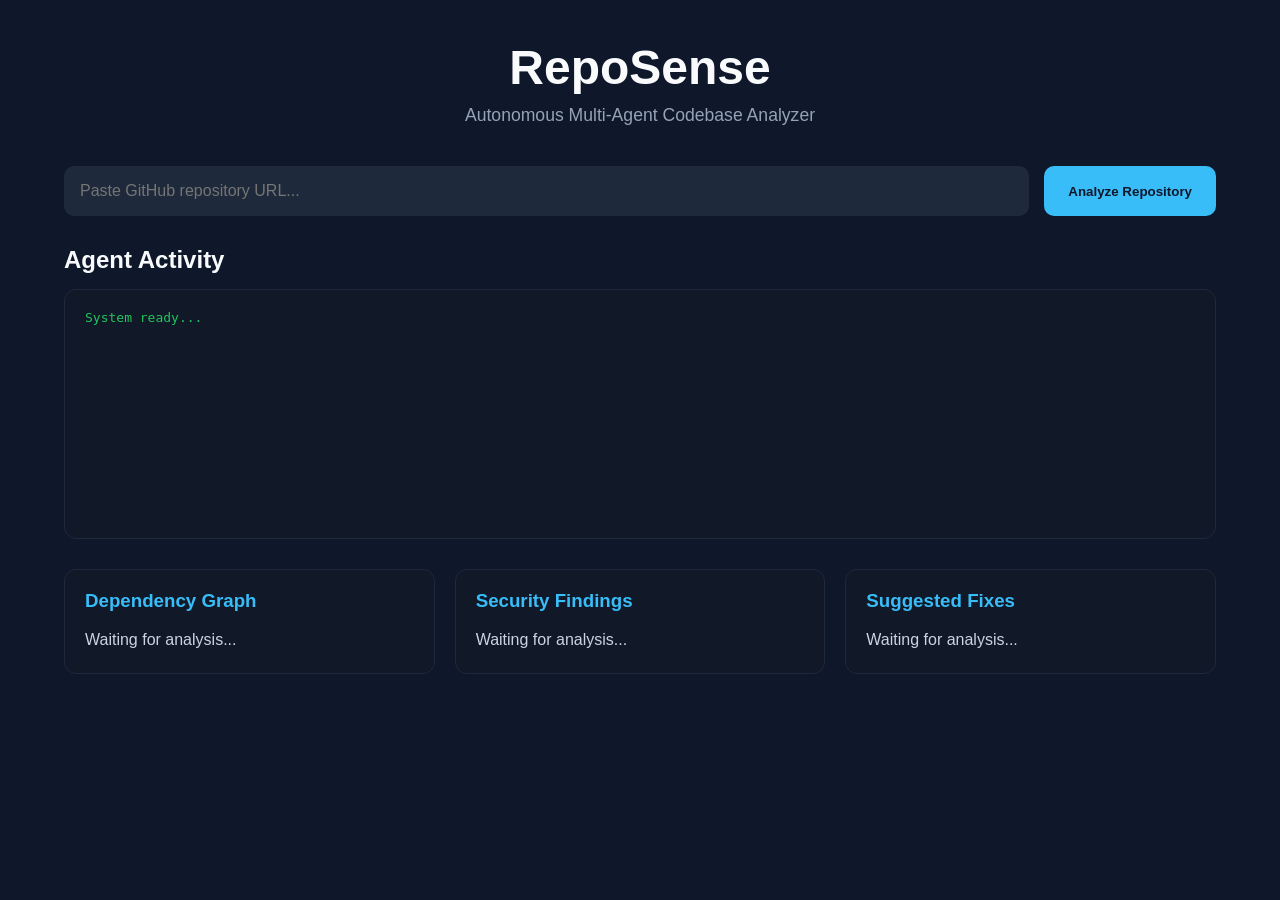
<file: index.html>
<!DOCTYPE html>
<html lang="en">
<head>
  <meta charset="UTF-8" />
  <meta name="viewport" content="width=device-width, initial-scale=1.0" />
  <title>RepoSense</title>

  <link rel="stylesheet" href="style.css" />
</head>
<body>

  <div class="container">

    <!-- Header -->
    <header class="hero">
      <h1>RepoSense</h1>
      <p>Autonomous Multi-Agent Codebase Analyzer</p>
    </header>

    <!-- Input Section -->
    <section class="input-section">
      <input
        type="text"
        id="repoInput"
        placeholder="Paste GitHub repository URL..."
      />

      <button id="analyzeBtn">
        Analyze Repository
      </button>
    </section>

    <!-- Status -->
    <section class="status-section">
      <h2>Agent Activity</h2>

      <div class="logs" id="logs">
        <div class="log">System ready...</div>
      </div>
    </section>

    <!-- Results -->
    <section class="results-section">

      <div class="card">
        <h3>Dependency Graph</h3>
        <div id="dependencyResults">
          Waiting for analysis...
        </div>
      </div>

      <div class="card">
        <h3>Security Findings</h3>
        <div id="securityResults">
          Waiting for analysis...
        </div>
      </div>

      <div class="card">
        <h3>Suggested Fixes</h3>
        <div id="fixResults">
          Waiting for analysis...
        </div>
      </div>

    </section>

  </div>

  <script src="app.js"></script>
</body>
</html>
</file>
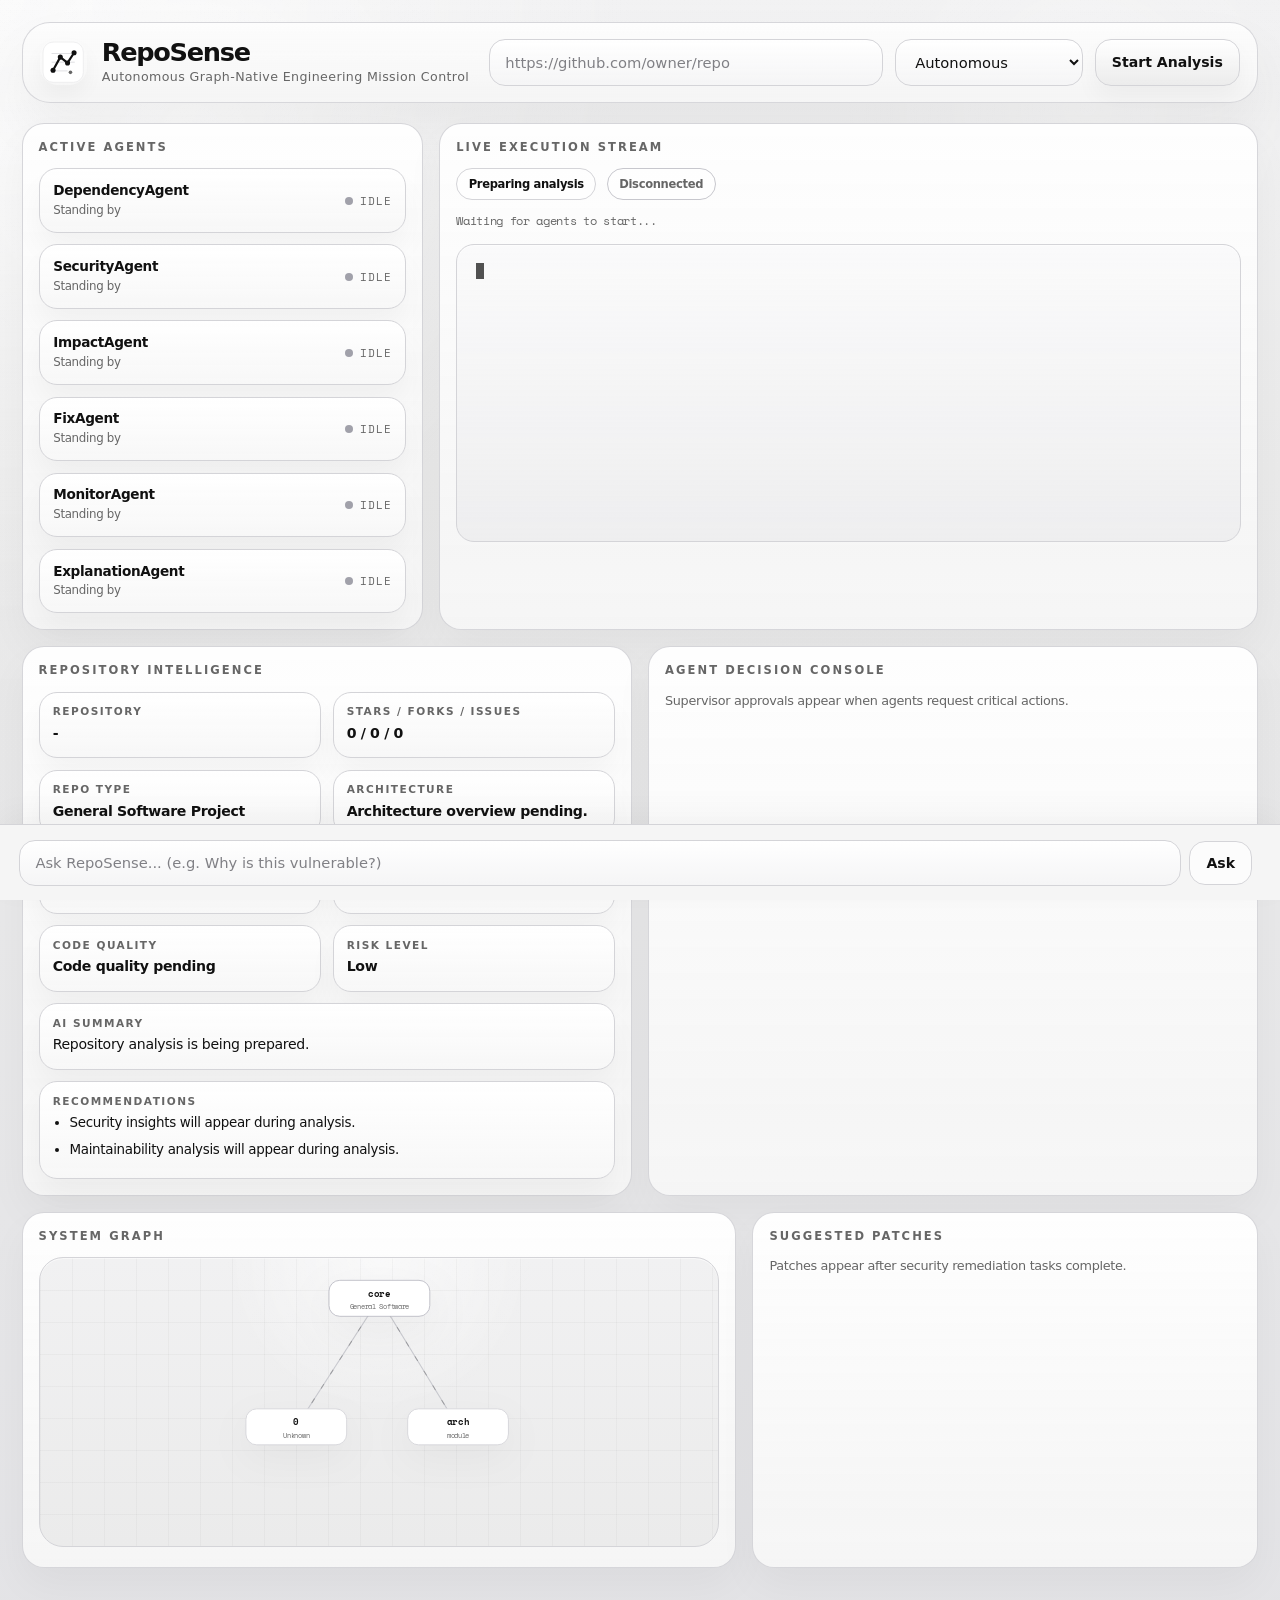
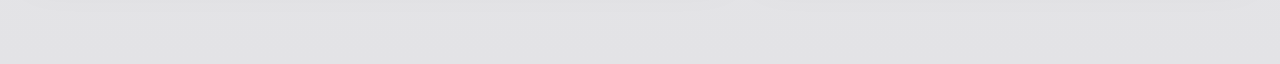
<file: frontend/index.html>
<!DOCTYPE html>
<html lang="en">
<head>
  <meta charset="UTF-8" />
  <meta name="viewport" content="width=device-width, initial-scale=1.0" />
  <title>RepoSense - AI Mission Control</title>
  <link rel="icon" type="image/svg+xml" href="/reposense-mark.svg" />
  <link rel="stylesheet" href="style.css" />
</head>
<body>
  <div class="scanline" aria-hidden="true"></div>

  <header class="top-bar">
    <div class="brand">
      <svg class="brand-logo" viewBox="0 0 128 128" fill="none" xmlns="http://www.w3.org/2000/svg" aria-hidden="true">
        <rect x="8" y="8" width="112" height="112" rx="28" fill="var(--panel-elevated, #ffffff)"/>
        <rect x="8.5" y="8.5" width="111" height="111" rx="27.5" stroke="var(--border, #d4d4d8)"/>
        <path d="M32 40H96" stroke="var(--border, #d4d4d8)" stroke-width="2"/>
        <path d="M32 64H96" stroke="var(--border, #d4d4d8)" stroke-width="2"/>
        <path d="M32 88H76" stroke="var(--border, #d4d4d8)" stroke-width="2"/>
        <path d="M36 86L56 50L76 66L94 38" stroke="var(--text, #111111)" stroke-width="6" stroke-linecap="round" stroke-linejoin="round"/>
        <circle cx="36" cy="86" r="7" fill="var(--text, #111111)"/>
        <circle cx="56" cy="50" r="7" fill="var(--text, #111111)"/>
        <circle cx="76" cy="66" r="7" fill="var(--text, #111111)"/>
        <circle cx="94" cy="38" r="7" fill="var(--text, #111111)"/>
        <circle cx="84" cy="92" r="5" fill="var(--muted, #666666)"/>
      </svg>
      <div class="brand-lockup">
        <h1>RepoSense</h1>
        <p>Autonomous Graph-Native Engineering Mission Control</p>
      </div>
    </div>
    <div class="controls">
      <input type="text" id="repoInput" placeholder="https://github.com/owner/repo" />
      <select id="executionMode" aria-label="Execution mode">
        <option value="autonomous">Autonomous</option>
        <option value="approval">Approval Required</option>
      </select>
      <button id="analyzeBtn" class="btn-primary">Start Analysis</button>
    </div>
  </header>

  <main class="grid">
    <section class="panel agents-panel">
      <h2>Active Agents</h2>
      <div id="agentsGrid" class="agents-grid"></div>
    </section>

    <section class="panel stream-panel">
      <h2>Live Execution Stream</h2>
      <div class="stream-status">
        <div class="phase-pill" id="missionPhase">Preparing analysis</div>
        <div class="connection-pill connecting" id="streamConnection">Disconnected</div>
      </div>
      <div class="agent-ticker" id="agentTicker">Waiting for agents to start...</div>
      <div id="logStream" class="log-stream" role="log" aria-live="polite"></div>
    </section>

    <section class="panel intel-panel">
      <h2>Repository Intelligence</h2>
      <div class="intel-grid">
        <div class="intel-item"><span>Repository</span><strong id="intelRepo">-</strong></div>
        <div class="intel-item"><span>Stars / Forks / Issues</span><strong id="intelStars">-</strong></div>
        <div class="intel-item"><span>Repo Type</span><strong id="intelType">-</strong></div>
        <div class="intel-item"><span>Architecture</span><strong id="intelArch">-</strong></div>
        <div class="intel-item"><span>Languages</span><strong id="intelTech">-</strong></div>
        <div class="intel-item"><span>Complexity</span><strong id="intelComplexity">-</strong></div>
        <div class="intel-item"><span>Code Quality</span><strong id="intelQuality">-</strong></div>
        <div class="intel-item"><span>Risk Level</span><strong id="intelRisk" class="risk-badge">-</strong></div>
        <div class="intel-item full"><span>AI Summary</span><p id="intelPurpose">Awaiting autonomous execution...</p></div>
        <div class="intel-item full"><span>Recommendations</span><ul id="intelRecs" class="rec-list"><li class="muted">-</li></ul></div>
      </div>
    </section>

    <section class="panel approval-panel">
      <h2>Agent Decision Console</h2>
      <div id="approvalConsole" class="approval-console">
        <p class="muted">Supervisor approvals appear when agents request critical actions.</p>
      </div>
    </section>

    <section class="panel graph-panel">
      <h2>System Graph</h2>
      <svg id="graphSvg" class="graph-svg" viewBox="0 0 600 320" aria-label="Dependency graph"></svg>
    </section>

    <section class="panel fixes-panel">
      <h2>Suggested Patches</h2>
      <div id="fixesList" class="fixes-list"></div>
    </section>
  </main>

  <footer class="query-bar">
    <input type="text" id="queryInput" placeholder="Ask RepoSense... (e.g. Why is this vulnerable?)" />
    <button id="queryBtn" class="btn-ghost">Ask</button>
    <div id="queryAnswer" class="query-answer"></div>
  </footer>

  <script src="app.js"></script>
</body>
</html>
</file>
<file: style.css>
* {
  margin: 0;
  padding: 0;
  box-sizing: border-box;
}

body {
  background-color: #0f172a;
  color: #f8fafc;
  font-family: Arial, Helvetica, sans-serif;
  min-height: 100vh;
}

.container {
  width: 90%;
  max-width: 1200px;
  margin: auto;
  padding: 40px 0;
}

/* Hero */

.hero {
  text-align: center;
  margin-bottom: 40px;
}

.hero h1 {
  font-size: 3rem;
  margin-bottom: 10px;
}

.hero p {
  color: #94a3b8;
  font-size: 1.1rem;
}

/* Input */

.input-section {
  display: flex;
  gap: 15px;
  margin-bottom: 30px;
}

.input-section input {
  flex: 1;
  padding: 16px;
  border-radius: 10px;
  border: none;
  background: #1e293b;
  color: white;
  font-size: 1rem;
}

.input-section input:focus {
  outline: 2px solid #38bdf8;
}

.input-section button {
  padding: 16px 24px;
  border: none;
  border-radius: 10px;
  background: #38bdf8;
  color: #0f172a;
  font-weight: bold;
  cursor: pointer;
  transition: 0.3s;
}

.input-section button:hover {
  background: #0ea5e9;
}

/* Logs */

.status-section {
  margin-bottom: 30px;
}

.status-section h2 {
  margin-bottom: 15px;
}

.logs {
  background: #111827;
  border-radius: 12px;
  padding: 20px;
  height: 250px;
  overflow-y: auto;
  border: 1px solid #1e293b;
}

.log {
  margin-bottom: 12px;
  color: #22c55e;
  font-family: monospace;
}

/* Results */

.results-section {
  display: grid;
  grid-template-columns: repeat(auto-fit, minmax(300px, 1fr));
  gap: 20px;
}

.card {
  background: #111827;
  padding: 20px;
  border-radius: 12px;
  border: 1px solid #1e293b;
}

.card h3 {
  margin-bottom: 15px;
  color: #38bdf8;
}

.card div {
  color: #cbd5e1;
  line-height: 1.6;
}
</file>
<file: frontend/style.css>
@import url("https://api.fontshare.com/v2/css?f[]=satoshi@400,500,700&display=swap");
@import url("https://fonts.googleapis.com/css2?family=Space+Mono:wght@400;700&display=swap");

:root {
  --bg: #ebebeb;
  --bg-depth: #e3e3e6;
  --panel: #f5f5f5;
  --panel-elevated: #ffffff;
  --node: #ffffff;
  --canvas: #ebebeb;
  --canvas-deep: #e6e6e9;
  --border: #d4d4d8;
  --border-strong: #c7c7cd;
  --text: #111111;
  --muted: #666666;
  --mono: #2f2f31;
  --shadow-soft: 0 18px 40px rgba(0, 0, 0, 0.04);
  --shadow-panel: 0 28px 56px rgba(0, 0, 0, 0.05);
  --shadow-node: 0 18px 30px rgba(0, 0, 0, 0.04);
  --radius-xl: 28px;
  --radius-lg: 22px;
  --radius-md: 18px;
  --radius-sm: 14px;
  --ui-font: "Satoshi", "Geist Sans", ui-sans-serif, system-ui, sans-serif;
  --mono-font: "Space Mono", ui-monospace, monospace;
}

* {
  box-sizing: border-box;
  margin: 0;
  padding: 0;
}

html {
  background: var(--bg);
}

body {
  min-height: 100vh;
  background:
    radial-gradient(circle at top left, rgba(255, 255, 255, 0.68), transparent 30%),
    linear-gradient(180deg, #f2f2f3 0%, var(--bg) 28%, var(--bg-depth) 100%);
  color: var(--text);
  font-family: var(--ui-font);
  letter-spacing: -0.02em;
  padding: 1.35rem 1.35rem 6rem;
  overflow-x: hidden;
}

body::before {
  content: "";
  position: fixed;
  inset: 0;
  pointer-events: none;
  background:
    linear-gradient(90deg, rgba(17, 17, 17, 0.016) 1px, transparent 1px),
    linear-gradient(180deg, rgba(17, 17, 17, 0.016) 1px, transparent 1px);
  background-size: 36px 36px;
  opacity: 0.26;
  mask-image: linear-gradient(180deg, rgba(0, 0, 0, 0.45), transparent 85%);
  z-index: 0;
}

body::after {
  content: "";
  position: fixed;
  inset: 0;
  pointer-events: none;
  background:
    radial-gradient(circle at 15% 15%, rgba(255, 255, 255, 0.72), transparent 20%),
    radial-gradient(circle at 85% 12%, rgba(255, 255, 255, 0.4), transparent 18%);
  opacity: 0.7;
  z-index: 0;
}

body.is-analyzing {
  background:
    radial-gradient(circle at top left, rgba(255, 255, 255, 0.82), transparent 30%),
    linear-gradient(180deg, #f5f5f5 0%, #ededed 38%, #e5e5e8 100%);
}

.scanline {
  position: fixed;
  inset: 0;
  pointer-events: none;
  background: linear-gradient(180deg, rgba(255, 255, 255, 0.08), transparent 14%, rgba(17, 17, 17, 0.012) 100%);
  opacity: 0.7;
  z-index: 0;
}

.top-bar,
.panel,
.query-bar {
  position: relative;
  z-index: 1;
}

.top-bar {
  display: flex;
  flex-wrap: wrap;
  align-items: center;
  justify-content: space-between;
  gap: 1rem 1.25rem;
  margin-bottom: 1.25rem;
  padding: 1rem 1.1rem;
  border: 1px solid rgba(212, 212, 216, 0.92);
  border-radius: var(--radius-xl);
  background:
    linear-gradient(180deg, rgba(255, 255, 255, 0.78), rgba(245, 245, 245, 0.96)),
    var(--panel);
  box-shadow: var(--shadow-panel);
  backdrop-filter: blur(18px);
}

.brand {
  display: flex;
  align-items: center;
  gap: 0.95rem;
  min-width: 300px;
}

.brand-logo {
  width: 2.9rem;
  height: 2.9rem;
  flex: 0 0 auto;
  border-radius: 18px;
  box-shadow: 0 10px 20px rgba(0, 0, 0, 0.04);
}

.brand-lockup {
  display: flex;
  flex-direction: column;
}

.brand h1 {
  font-size: clamp(1.35rem, 2vw, 1.7rem);
  font-weight: 700;
  letter-spacing: -0.05em;
  line-height: 1;
}

.brand p {
  margin-top: 0.24rem;
  color: var(--muted);
  font-size: 0.79rem;
  letter-spacing: 0.03em;
}

.controls {
  display: flex;
  flex-wrap: wrap;
  gap: 0.72rem;
  flex: 1;
  justify-content: flex-end;
  min-width: 320px;
}

.controls input,
.controls select,
.query-bar input {
  min-height: 46px;
  border-radius: 16px;
  border: 1px solid var(--border);
  background:
    linear-gradient(180deg, rgba(255, 255, 255, 0.95), rgba(244, 244, 245, 0.92)),
    var(--panel-elevated);
  color: var(--text);
  font-family: var(--ui-font);
  font-size: 0.92rem;
  padding: 0.82rem 0.95rem;
  box-shadow: inset 0 1px 0 rgba(255, 255, 255, 0.55);
  transition: border-color 0.22s ease, box-shadow 0.22s ease, transform 0.22s ease, background 0.22s ease;
}

.controls input#repoInput {
  flex: 1;
  min-width: 300px;
}

.controls input::placeholder,
.query-bar input::placeholder {
  color: #808085;
}

.controls input:focus,
.controls select:focus,
.query-bar input:focus {
  outline: none;
  border-color: var(--border-strong);
  box-shadow:
    0 0 0 4px rgba(17, 17, 17, 0.04),
    0 12px 24px rgba(0, 0, 0, 0.03);
  transform: translateY(-1px);
}

.btn-primary,
.btn-ghost,
.approval-actions button {
  border: 1px solid var(--border);
  border-radius: 16px;
  min-height: 44px;
  padding: 0.72rem 1rem;
  font-family: var(--ui-font);
  font-size: 0.88rem;
  font-weight: 600;
  color: var(--text);
  cursor: pointer;
  transition: transform 0.22s ease, box-shadow 0.22s ease, border-color 0.22s ease, background 0.22s ease, opacity 0.22s ease;
}

.btn-primary {
  background:
    linear-gradient(180deg, rgba(255, 255, 255, 0.98), rgba(235, 235, 235, 0.96)),
    linear-gradient(135deg, rgba(17, 17, 17, 0.02), rgba(17, 17, 17, 0));
  box-shadow:
    inset 0 1px 0 rgba(255, 255, 255, 0.75),
    0 12px 24px rgba(0, 0, 0, 0.04);
}

.btn-ghost,
.approval-actions button {
  background: rgba(255, 255, 255, 0.72);
}

.btn-primary:hover,
.btn-ghost:hover,
.approval-actions button:hover {
  transform: translateY(-1px);
  box-shadow: 0 14px 24px rgba(0, 0, 0, 0.05);
  border-color: var(--border-strong);
}

.btn-primary:disabled,
.btn-primary.is-loading {
  opacity: 0.8;
  cursor: wait;
}

.btn-spinner {
  width: 14px;
  height: 14px;
  border: 2px solid rgba(17, 17, 17, 0.14);
  border-top-color: rgba(17, 17, 17, 0.72);
  border-radius: 50%;
  animation: spin 0.8s linear infinite;
}

@keyframes spin {
  to {
    transform: rotate(360deg);
  }
}

.grid {
  display: grid;
  grid-template-columns: repeat(12, minmax(0, 1fr));
  gap: 1rem;
}

.panel {
  background:
    linear-gradient(180deg, rgba(255, 255, 255, 0.88), rgba(245, 245, 245, 0.96)),
    var(--panel);
  border: 1px solid rgba(212, 212, 216, 0.95);
  border-radius: var(--radius-lg);
  padding: 1rem;
  box-shadow: var(--shadow-soft);
  transition: transform 0.26s ease, box-shadow 0.26s ease, border-color 0.26s ease;
  animation: panelReveal 0.7s cubic-bezier(0.22, 1, 0.36, 1) both;
}

.panel:nth-child(1) { animation-delay: 0.03s; }
.panel:nth-child(2) { animation-delay: 0.08s; }
.panel:nth-child(3) { animation-delay: 0.12s; }
.panel:nth-child(4) { animation-delay: 0.16s; }
.panel:nth-child(5) { animation-delay: 0.2s; }
.panel:nth-child(6) { animation-delay: 0.24s; }

@keyframes panelReveal {
  from {
    opacity: 0;
    transform: translateY(18px);
  }
  to {
    opacity: 1;
    transform: translateY(0);
  }
}

.panel:hover {
  transform: translateY(-2px);
  box-shadow: 0 26px 48px rgba(0, 0, 0, 0.055);
  border-color: var(--border-strong);
}

body.is-analyzing .panel.panel-live {
  box-shadow:
    0 20px 42px rgba(0, 0, 0, 0.05),
    0 0 0 1px rgba(17, 17, 17, 0.02);
}

.panel.is-loading .intel-item strong,
.panel.is-loading .intel-item p,
.panel.is-loading .agent-card,
.panel.is-loading .fix-card,
.panel.is-loading .approval-card,
.panel.is-loading .graph-svg,
.panel.is-loading .log-stream {
  position: relative;
  overflow: hidden;
}

.panel.is-loading .intel-item strong,
.panel.is-loading .intel-item p,
.panel.is-loading .muted,
.panel.is-loading .graph-svg,
.panel.is-loading .log-stream,
.panel.is-loading .fix-card,
.panel.is-loading .approval-card,
.panel.is-loading .agent-card {
  color: transparent !important;
}

.panel.is-loading .intel-item strong::after,
.panel.is-loading .intel-item p::after,
.panel.is-loading .graph-svg::after,
.panel.is-loading .log-stream::after,
.panel.is-loading .fix-card::after,
.panel.is-loading .approval-card::after,
.panel.is-loading .agent-card::after {
  content: "";
  position: absolute;
  inset: 0;
  border-radius: inherit;
  background: linear-gradient(90deg, rgba(212, 212, 216, 0.26) 0%, rgba(255, 255, 255, 0.86) 50%, rgba(212, 212, 216, 0.24) 100%);
  background-size: 200% 100%;
  animation: shimmer 1.4s linear infinite;
}

.panel.is-loading .intel-item strong::after,
.panel.is-loading .intel-item p::after {
  inset: auto 0 0;
  height: 1em;
}

@keyframes shimmer {
  0% { background-position: 200% 0; }
  100% { background-position: -200% 0; }
}

.panel h2 {
  margin-bottom: 0.9rem;
  color: var(--muted);
  font-size: 0.72rem;
  font-weight: 700;
  text-transform: uppercase;
  letter-spacing: 0.18em;
}

.agents-panel { grid-column: span 4; }
.stream-panel { grid-column: span 8; }
.intel-panel { grid-column: span 6; }
.approval-panel { grid-column: span 6; }
.graph-panel { grid-column: span 7; }
.fixes-panel { grid-column: span 5; }

.agents-grid,
.approval-console,
.fixes-list {
  display: flex;
  flex-direction: column;
  gap: 0.72rem;
}

.agent-card,
.approval-card,
.fix-card,
.intel-item {
  background:
    linear-gradient(180deg, rgba(255, 255, 255, 0.98), rgba(247, 247, 247, 0.96)),
    var(--panel-elevated);
  border: 1px solid var(--border);
  border-radius: var(--radius-md);
  box-shadow: var(--shadow-node);
}

.agent-card {
  display: flex;
  align-items: center;
  justify-content: space-between;
  gap: 0.85rem;
  padding: 0.8rem 0.85rem;
}

.agent-card:hover,
.approval-card:hover,
.fix-card:hover,
.intel-item:hover {
  transform: translateY(-1px);
  border-color: var(--border-strong);
}

.agent-card.running,
.agent-card.thinking,
.agent-card.waiting {
  box-shadow:
    0 18px 30px rgba(0, 0, 0, 0.04),
    0 0 0 1px rgba(17, 17, 17, 0.02);
}

.agent-name {
  font-size: 0.85rem;
  font-weight: 600;
}

.agent-action {
  margin-top: 0.24rem;
  color: var(--muted);
  font-size: 0.74rem;
  line-height: 1.45;
}

.status-pill {
  display: inline-flex;
  align-items: center;
  gap: 0.42rem;
  color: var(--muted);
  font-family: var(--mono-font);
  font-size: 0.66rem;
  text-transform: uppercase;
  letter-spacing: 0.08em;
}

.status-dot {
  width: 8px;
  height: 8px;
  border-radius: 50%;
  background: #a1a1aa;
}

.status-dot.running,
.status-dot.thinking {
  background: #111111;
  box-shadow: 0 0 0 6px rgba(17, 17, 17, 0.05);
  animation: pulseDot 1.5s ease infinite;
}

.status-dot.waiting,
.status-dot.requesting_approval {
  background: #666666;
  box-shadow: 0 0 0 6px rgba(102, 102, 102, 0.06);
}

.status-dot.completed { background: #111111; }
.status-dot.failed { background: #7f1d1d; }

@keyframes pulseDot {
  0%, 100% { transform: scale(1); opacity: 1; }
  50% { transform: scale(0.86); opacity: 0.64; }
}

.stream-status {
  display: flex;
  flex-wrap: wrap;
  align-items: center;
  gap: 0.65rem;
  margin-bottom: 0.75rem;
}

.phase-pill,
.connection-pill {
  display: inline-flex;
  align-items: center;
  min-height: 32px;
  padding: 0.34rem 0.72rem;
  border-radius: 999px;
  border: 1px solid var(--border);
  background: rgba(255, 255, 255, 0.78);
  color: var(--muted);
  font-size: 0.72rem;
  font-weight: 600;
}

.phase-pill {
  color: var(--text);
}

.connection-pill.connected,
.connection-pill.connecting,
.connection-pill.reconnecting,
.connection-pill.error {
  border-color: var(--border-strong);
}

.agent-ticker {
  min-height: 1.28rem;
  margin-bottom: 0.72rem;
  color: var(--muted);
  font-family: var(--mono-font);
  font-size: 0.76rem;
  line-height: 1.45;
  transition: opacity 0.2s ease, transform 0.2s ease;
}

.agent-ticker.is-live {
  color: var(--mono);
  transform: translateX(1px);
}

.log-stream {
  position: relative;
  height: 298px;
  overflow-y: auto;
  padding: 0.95rem;
  border-radius: var(--radius-md);
  border: 1px solid var(--border);
  background:
    linear-gradient(180deg, rgba(255, 255, 255, 0.7), rgba(238, 238, 239, 0.92)),
    #efeff1;
  box-shadow: inset 0 1px 0 rgba(255, 255, 255, 0.6);
  scroll-behavior: smooth;
  font-family: var(--mono-font);
  font-size: 0.77rem;
  line-height: 1.64;
  color: var(--mono);
}

.log-stream::after {
  content: "";
  position: sticky;
  display: inline-block;
  width: 8px;
  height: 1rem;
  margin-left: 0.2rem;
  background: rgba(17, 17, 17, 0.72);
  vertical-align: text-bottom;
  animation: blinkCursor 1s steps(1) infinite;
}

@keyframes blinkCursor {
  0%, 50% { opacity: 0.9; }
  51%, 100% { opacity: 0; }
}

.log-line {
  margin-bottom: 0.42rem;
  opacity: 0;
  transform: translateY(4px);
  animation: logReveal 0.28s ease forwards;
}

@keyframes logReveal {
  to {
    opacity: 1;
    transform: translateY(0);
  }
}

.log-line.info { color: #303034; }
.log-line.warn { color: #5b5b60; }
.log-line.error { color: #6a1c1c; }
.log-line.approval { color: #31353f; }

.intel-grid {
  display: grid;
  grid-template-columns: repeat(2, minmax(0, 1fr));
  gap: 0.72rem;
}

.intel-item {
  padding: 0.78rem 0.82rem;
  transition: transform 0.2s ease, border-color 0.2s ease;
}

.intel-item.full {
  grid-column: 1 / -1;
}

.intel-item span {
  display: block;
  margin-bottom: 0.35rem;
  color: var(--muted);
  font-size: 0.66rem;
  font-weight: 700;
  text-transform: uppercase;
  letter-spacing: 0.14em;
}

.intel-item strong,
.intel-item p {
  color: var(--text);
  font-size: 0.88rem;
  line-height: 1.55;
}

.risk-badge.low,
.risk-badge.moderate,
.risk-badge.high {
  color: var(--text);
}

.approval-console,
.fixes-list {
  max-height: 262px;
  overflow-y: auto;
}

.approval-card,
.fix-card {
  padding: 0.82rem;
}

.approval-card h4,
.fix-card h4 {
  margin-bottom: 0.42rem;
  color: var(--text);
  font-size: 0.84rem;
}

.approval-actions {
  display: flex;
  flex-wrap: wrap;
  gap: 0.45rem;
  margin-top: 0.62rem;
}

.approval-actions button {
  min-height: 34px;
  padding: 0.35rem 0.65rem;
  border-radius: 12px;
  font-size: 0.72rem;
}

.graph-svg {
  width: 100%;
  height: 290px;
  border-radius: 24px;
  border: 1px solid var(--border);
  background:
    linear-gradient(90deg, rgba(17, 17, 17, 0.03) 1px, transparent 1px),
    linear-gradient(180deg, rgba(17, 17, 17, 0.03) 1px, transparent 1px),
    radial-gradient(circle at top center, rgba(255, 255, 255, 0.68), transparent 34%),
    linear-gradient(180deg, #f1f1f2 0%, #ebebeb 100%);
  background-size: 32px 32px, 32px 32px, auto, auto;
  box-shadow: inset 0 1px 0 rgba(255, 255, 255, 0.66);
}

.graph-backdrop {
  fill: transparent;
}

.graph-node-group {
  transition: transform 0.24s ease, opacity 0.24s ease;
}

.graph-node-group:hover {
  transform: translateY(-1px) scale(1.01);
}

.graph-node-card {
  fill: #ffffff;
  stroke: #d4d4d8;
  stroke-width: 1;
  filter: drop-shadow(0 14px 22px rgba(0, 0, 0, 0.04));
}

.graph-node-card.active {
  stroke: #bcbcc4;
  filter:
    drop-shadow(0 16px 26px rgba(0, 0, 0, 0.05))
    drop-shadow(0 0 0 rgba(0, 0, 0, 0));
}

.graph-node-card.issue {
  stroke: #b9bbc3;
}

.graph-edge {
  stroke: #c6c7cd;
  stroke-width: 1.2;
  opacity: 0.95;
}

.graph-edge-animated {
  stroke: rgba(17, 17, 17, 0.26);
  stroke-dasharray: 5 14;
  stroke-linecap: round;
  animation: graphFlow 8s linear infinite;
}

@keyframes graphFlow {
  from {
    stroke-dashoffset: 78;
    opacity: 0.18;
  }
  50% {
    opacity: 0.46;
  }
  to {
    stroke-dashoffset: 0;
    opacity: 0.18;
  }
}

.graph-label {
  fill: #111111;
  font-family: var(--mono-font);
  font-size: 10px;
  font-weight: 700;
}

.graph-sub-label {
  fill: #666666;
  font-family: var(--mono-font);
  font-size: 8px;
}

.graph-empty-title {
  fill: #111111;
  font-family: var(--ui-font);
  font-size: 12px;
  font-weight: 700;
}

.graph-empty-copy {
  fill: #666666;
  font-family: var(--mono-font);
  font-size: 10px;
}

.fix-card pre,
.query-answer {
  margin-top: 0.4rem;
  color: var(--mono);
  font-family: var(--mono-font);
  font-size: 0.74rem;
  line-height: 1.58;
  white-space: pre-wrap;
}

.muted {
  color: var(--muted);
  font-size: 0.8rem;
  line-height: 1.45;
}

.rec-list {
  margin-top: 0.35rem;
  padding-left: 1.05rem;
  color: var(--text);
  font-size: 0.84rem;
  line-height: 1.58;
}

.rec-list li {
  margin-bottom: 0.34rem;
}

.query-bar {
  position: fixed;
  left: 0;
  right: 0;
  bottom: 0;
  display: flex;
  flex-wrap: wrap;
  align-items: center;
  gap: 0.55rem;
  padding: 0.9rem 1.2rem;
  border-top: 1px solid var(--border);
  background:
    linear-gradient(180deg, rgba(245, 245, 245, 0.86), rgba(245, 245, 245, 0.98)),
    var(--panel);
  backdrop-filter: blur(18px);
  box-shadow: 0 -10px 30px rgba(0, 0, 0, 0.035);
}

.query-bar input {
  flex: 1;
  min-width: 220px;
}

.query-answer.loading {
  opacity: 0.6;
  animation: pulseAnswer 1s ease-in-out infinite;
}

@keyframes pulseAnswer {
  50% { opacity: 0.34; }
}

@media (max-width: 1100px) {
  .agents-panel,
  .stream-panel,
  .intel-panel,
  .approval-panel,
  .graph-panel,
  .fixes-panel {
    grid-column: span 12;
  }
}

@media (max-width: 720px) {
  body {
    padding: 0.9rem 0.9rem 6.2rem;
  }

  .top-bar,
  .panel {
    border-radius: 20px;
  }

  .brand {
    min-width: 100%;
  }

  .controls {
    min-width: 100%;
    justify-content: stretch;
  }

  .controls input#repoInput,
  .controls select,
  .btn-primary {
    width: 100%;
  }

  .intel-grid {
    grid-template-columns: 1fr;
  }

  .graph-svg {
    height: 250px;
  }

  .query-bar {
    padding: 0.8rem 0.9rem;
  }
}
</file>
